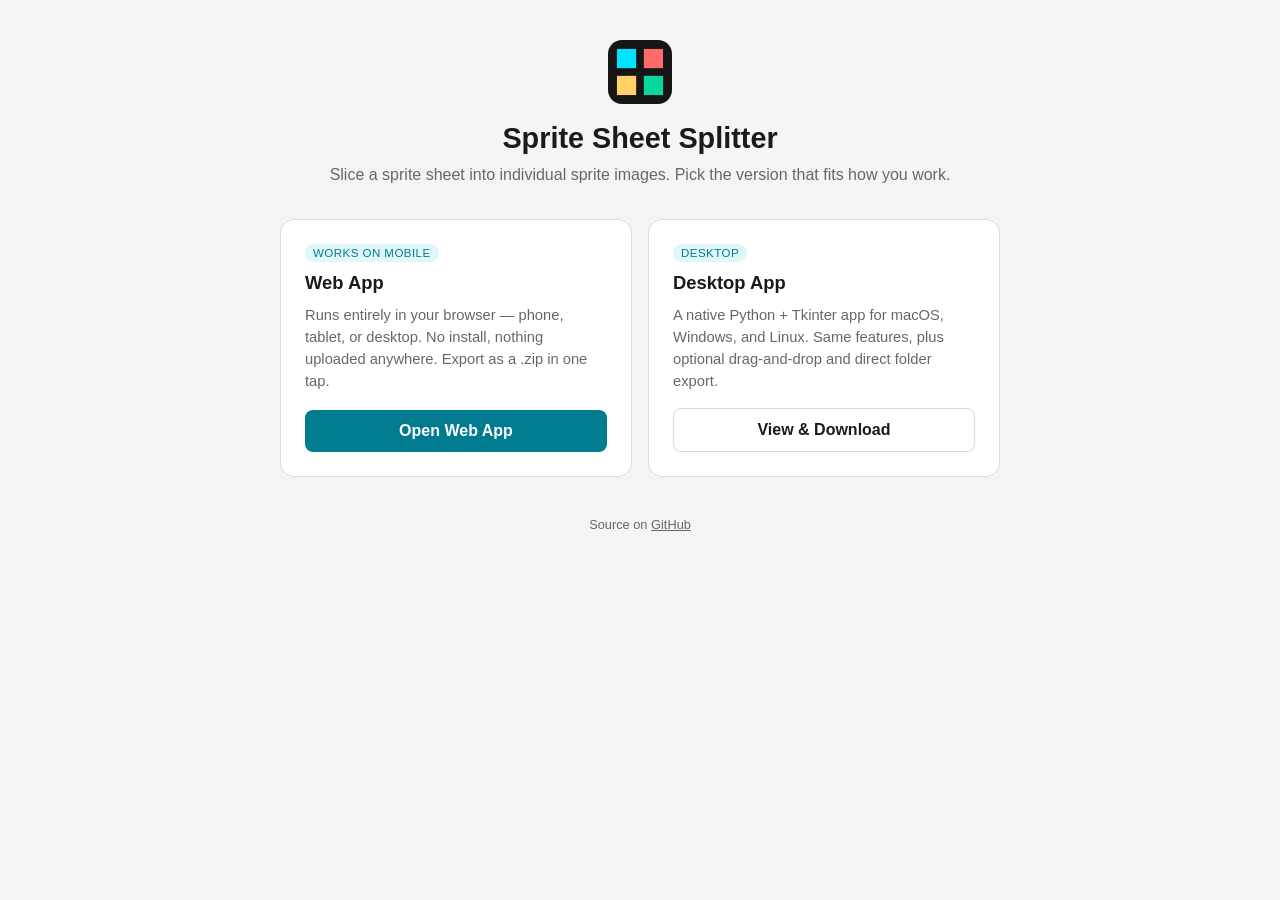
<file: index.html>
<!doctype html>
<html lang="en">
<head>
  <meta charset="utf-8" />
  <meta name="viewport" content="width=device-width, initial-scale=1" />
  <title>Sprite Sheet Splitter</title>
  <meta name="description" content="Slice a sprite sheet into individual sprite images. Use it in your browser, or download the desktop app." />
  <meta name="theme-color" content="#161616" />
  <link rel="icon" href="data:image/svg+xml,%3Csvg xmlns='http://www.w3.org/2000/svg' viewBox='0 0 100 100'%3E%3Crect width='100' height='100' rx='18' fill='%23161616'/%3E%3Crect x='14' y='14' width='30' height='30' fill='%2300e5ff'/%3E%3Crect x='56' y='14' width='30' height='30' fill='%23ff6b6b'/%3E%3Crect x='14' y='56' width='30' height='30' fill='%23ffd166'/%3E%3Crect x='56' y='56' width='30' height='30' fill='%2306d6a0'/%3E%3C/svg%3E" />
  <style>
    :root {
      --bg: #161616; --panel: #1f1f1f; --border: #3a3a3a;
      --text: #eaeaea; --muted: #9a9a9a; --accent: #00b8d4; --accent-text: #04222a;
      color-scheme: dark;
    }
    @media (prefers-color-scheme: light) {
      :root {
        color-scheme: light;
        --bg: #f4f4f5; --panel: #ffffff; --border: #d9d9df;
        --text: #1a1a1a; --muted: #666670; --accent: #007b8f; --accent-text: #ffffff;
      }
    }
    * { box-sizing: border-box; }
    html, body { margin: 0; padding: 0; background: var(--bg); color: var(--text); }
    body {
      font-family: -apple-system, BlinkMacSystemFont, "Segoe UI", Roboto, Helvetica, Arial, sans-serif;
      min-height: 100vh; display: flex; flex-direction: column; align-items: center;
      padding: 40px 16px;
    }
    .wrap { width: 100%; max-width: 720px; }
    .logo { display: flex; justify-content: center; margin-bottom: 18px; }
    .logo svg { width: 64px; height: 64px; border-radius: 14px; }
    h1 { text-align: center; margin: 0 0 8px; font-size: 1.8rem; }
    .tagline { text-align: center; color: var(--muted); margin: 0 0 32px; line-height: 1.5; }
    .cards { display: grid; grid-template-columns: 1fr; gap: 16px; }
    @media (min-width: 640px) { .cards { grid-template-columns: 1fr 1fr; } }
    .card {
      background: var(--panel); border: 1px solid var(--border); border-radius: 14px;
      padding: 24px; display: flex; flex-direction: column; gap: 10px;
    }
    .card h2 { margin: 0; font-size: 1.15rem; }
    .card p { margin: 0; color: var(--muted); font-size: 0.92rem; line-height: 1.5; flex: 1; }
    .btn {
      display: inline-block; text-align: center; text-decoration: none;
      background: var(--accent); color: var(--accent-text); font-weight: 600;
      border-radius: 8px; padding: 12px 16px; margin-top: 6px;
    }
    .btn.secondary { background: transparent; color: var(--text); border: 1px solid var(--border); }
    .badge {
      align-self: flex-start; font-size: 0.72rem; text-transform: uppercase; letter-spacing: 0.04em;
      color: var(--accent); background: rgba(0, 184, 212, 0.12); padding: 3px 8px; border-radius: 999px;
    }
    footer { margin-top: 40px; color: var(--muted); font-size: 0.8rem; text-align: center; }
    footer a { color: inherit; }
  </style>
</head>
<body>
  <div class="wrap">
    <div class="logo">
      <svg xmlns="http://www.w3.org/2000/svg" viewBox="0 0 100 100">
        <rect width="100" height="100" rx="18" fill="#161616"/>
        <rect x="14" y="14" width="30" height="30" fill="#00e5ff"/>
        <rect x="56" y="14" width="30" height="30" fill="#ff6b6b"/>
        <rect x="14" y="56" width="30" height="30" fill="#ffd166"/>
        <rect x="56" y="56" width="30" height="30" fill="#06d6a0"/>
      </svg>
    </div>
    <h1>Sprite Sheet Splitter</h1>
    <p class="tagline">Slice a sprite sheet into individual sprite images. Pick the version that fits how you work.</p>

    <div class="cards">
      <div class="card">
        <span class="badge">Works on mobile</span>
        <h2>Web App</h2>
        <p>Runs entirely in your browser — phone, tablet, or desktop. No install, nothing uploaded anywhere. Export as a .zip in one tap.</p>
        <a class="btn" href="app/">Open Web App</a>
      </div>
      <div class="card">
        <span class="badge">Desktop</span>
        <h2>Desktop App</h2>
        <p>A native Python + Tkinter app for macOS, Windows, and Linux. Same features, plus optional drag-and-drop and direct folder export.</p>
        <a class="btn secondary" href="desktop/">View &amp; Download</a>
      </div>
    </div>

    <footer>
      Source on <a href="https://github.com/chearst444/Sprite_slicer">GitHub</a>
    </footer>
  </div>
</body>
</html>
</file>
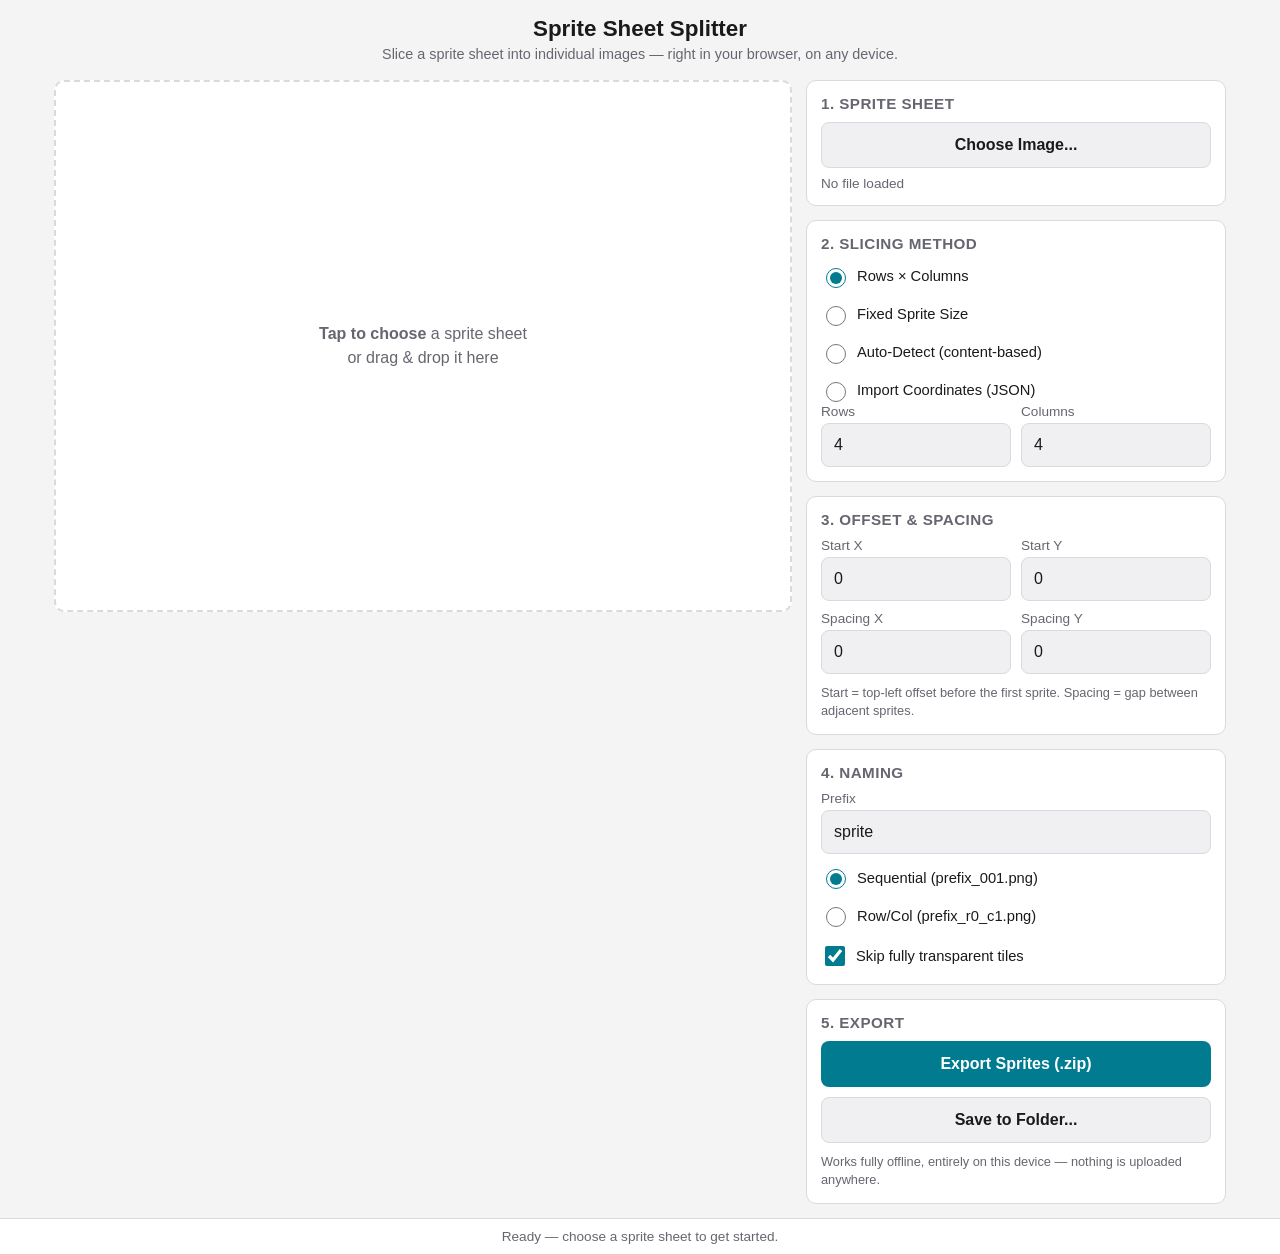
<file: app/index.html>
<!doctype html>
<html lang="en">
<head>
  <meta charset="utf-8" />
  <meta name="viewport" content="width=device-width, initial-scale=1, viewport-fit=cover" />
  <title>Sprite Sheet Splitter</title>
  <meta name="description" content="Slice a sprite sheet into individual sprite images, entirely in your browser." />
  <meta name="theme-color" content="#161616" />
  <meta name="apple-mobile-web-app-capable" content="yes" />
  <meta name="apple-mobile-web-app-status-bar-style" content="black-translucent" />
  <meta name="apple-mobile-web-app-title" content="Sprite Slicer" />
  <link rel="manifest" href="manifest.webmanifest" />
  <link rel="icon" href="data:image/svg+xml,%3Csvg xmlns='http://www.w3.org/2000/svg' viewBox='0 0 100 100'%3E%3Crect width='100' height='100' rx='18' fill='%23161616'/%3E%3Crect x='14' y='14' width='30' height='30' fill='%2300e5ff'/%3E%3Crect x='56' y='14' width='30' height='30' fill='%23ff6b6b'/%3E%3Crect x='14' y='56' width='30' height='30' fill='%23ffd166'/%3E%3Crect x='56' y='56' width='30' height='30' fill='%2306d6a0'/%3E%3C/svg%3E" />
  <link rel="stylesheet" href="style.css" />
</head>
<body>
  <header class="app-header">
    <h1>Sprite Sheet Splitter</h1>
    <p class="tagline">Slice a sprite sheet into individual images — right in your browser, on any device.</p>
  </header>

  <main class="layout">
    <!-- Preview -->
    <section class="preview-panel" aria-label="Preview">
      <div class="dropzone" id="dropzone" tabindex="0" role="button" aria-label="Choose or drop a sprite sheet image">
        <canvas id="previewCanvas"></canvas>
        <div id="placeholder" class="placeholder">
          <p><strong>Tap to choose</strong> a sprite sheet<br />or drag &amp; drop it here</p>
        </div>
      </div>
      <p id="infoBar" class="info-bar" aria-live="polite"></p>
      <input type="file" id="fileInput" accept="image/png,image/jpeg,image/gif,image/bmp,image/webp" hidden />
    </section>

    <!-- Controls -->
    <section class="controls-panel" aria-label="Settings">
      <div class="field-group">
        <h2>1. Sprite Sheet</h2>
        <button type="button" class="btn btn-secondary full" id="browseBtn">
          Choose Image...
        </button>
        <p id="fileLabel" class="muted">No file loaded</p>
      </div>

      <div class="field-group">
        <h2>2. Slicing Method</h2>
        <div class="radio-col">
          <label><input type="radio" name="mode" id="modeGrid" checked /> Rows × Columns</label>
          <label><input type="radio" name="mode" id="modeFixed" /> Fixed Sprite Size</label>
          <label><input type="radio" name="mode" id="modeAuto" /> Auto-Detect (content-based)</label>
          <label><input type="radio" name="mode" id="modeJson" /> Import Coordinates (JSON)</label>
        </div>

        <div id="gridInputs" class="input-row">
          <label class="input-field">Rows
            <input type="number" id="rows" value="4" min="1" inputmode="numeric" />
          </label>
          <label class="input-field">Columns
            <input type="number" id="cols" value="4" min="1" inputmode="numeric" />
          </label>
        </div>

        <div id="fixedInputs" class="input-row" hidden>
          <label class="input-field">Sprite Width
            <input type="number" id="spriteW" value="32" min="1" inputmode="numeric" />
          </label>
          <label class="input-field">Sprite Height
            <input type="number" id="spriteH" value="32" min="1" inputmode="numeric" />
          </label>
        </div>

        <div id="autoInputs" hidden>
          <div class="input-row">
            <label class="input-field">Threshold
              <input type="number" id="detectThreshold" value="16" min="0" max="255" inputmode="numeric" />
            </label>
            <label class="input-field">Gap Tolerance
              <input type="number" id="detectGap" value="2" min="0" inputmode="numeric" />
            </label>
            <label class="input-field">Min Size (px)
              <input type="number" id="detectMinSize" value="4" min="1" inputmode="numeric" />
            </label>
            <label class="input-field">Bg Color (hex)
              <input type="text" id="detectBgColor" placeholder="auto" />
            </label>
          </div>
          <p class="hint">Bg Color is only used for images without transparency; leave blank to auto-sample the top-left pixel.</p>
          <button type="button" class="btn btn-secondary full" id="detectBtn">Detect Sprites</button>
          <p id="detectStatus" class="hint">Click “Detect Sprites” to scan for content.</p>
        </div>

        <div id="jsonInputs" hidden>
          <button type="button" class="btn btn-secondary full" id="jsonLoadBtn">Load JSON...</button>
          <input type="file" id="jsonFileInput" accept=".json,application/json" hidden />
          <p id="jsonStatus" class="hint">No JSON file loaded.</p>
          <p class="hint">Supports a simple {"sprites":[{"name","x","y","width","height"}]} list, or a TexturePacker-style {"frames": ...} atlas. Named entries keep their JSON name as the output filename.</p>
        </div>
      </div>

      <div class="field-group">
        <h2>3. Offset &amp; Spacing</h2>
        <div class="input-row">
          <label class="input-field">Start X
            <input type="number" id="offsetX" value="0" min="0" inputmode="numeric" />
          </label>
          <label class="input-field">Start Y
            <input type="number" id="offsetY" value="0" min="0" inputmode="numeric" />
          </label>
        </div>
        <div class="input-row">
          <label class="input-field">Spacing X
            <input type="number" id="spacingX" value="0" min="0" inputmode="numeric" />
          </label>
          <label class="input-field">Spacing Y
            <input type="number" id="spacingY" value="0" min="0" inputmode="numeric" />
          </label>
        </div>
        <p id="marginHint" class="hint">Start = top-left offset before the first sprite. Spacing = gap between adjacent sprites.</p>
      </div>

      <div class="field-group">
        <h2>4. Naming</h2>
        <label class="input-field full">Prefix
          <input type="text" id="prefix" value="sprite" />
        </label>
        <div class="radio-col">
          <label><input type="radio" name="naming" id="namingSeq" checked /> Sequential (prefix_001.png)</label>
          <label><input type="radio" name="naming" id="namingCoords" /> Row/Col (prefix_r0_c1.png)</label>
        </div>
        <p id="namingHint" class="hint"></p>
        <label class="checkbox-row">
          <input type="checkbox" id="skipBlank" checked /> Skip fully transparent tiles
        </label>
      </div>

      <div class="field-group">
        <h2>5. Export</h2>
        <button type="button" class="btn btn-primary full" id="exportBtn">Export Sprites (.zip)</button>
        <button type="button" class="btn btn-secondary full" id="saveFolderBtn" hidden>Save to Folder...</button>
        <p class="hint">Works fully offline, entirely on this device — nothing is uploaded anywhere.</p>
      </div>
    </section>
  </main>

  <footer class="status-bar" id="statusBar" role="status" aria-live="polite">Ready — choose a sprite sheet to get started.</footer>

  <script src="zip-writer.js"></script>
  <script src="detect.js"></script>
  <script src="app.js"></script>
</body>
</html>
</file>
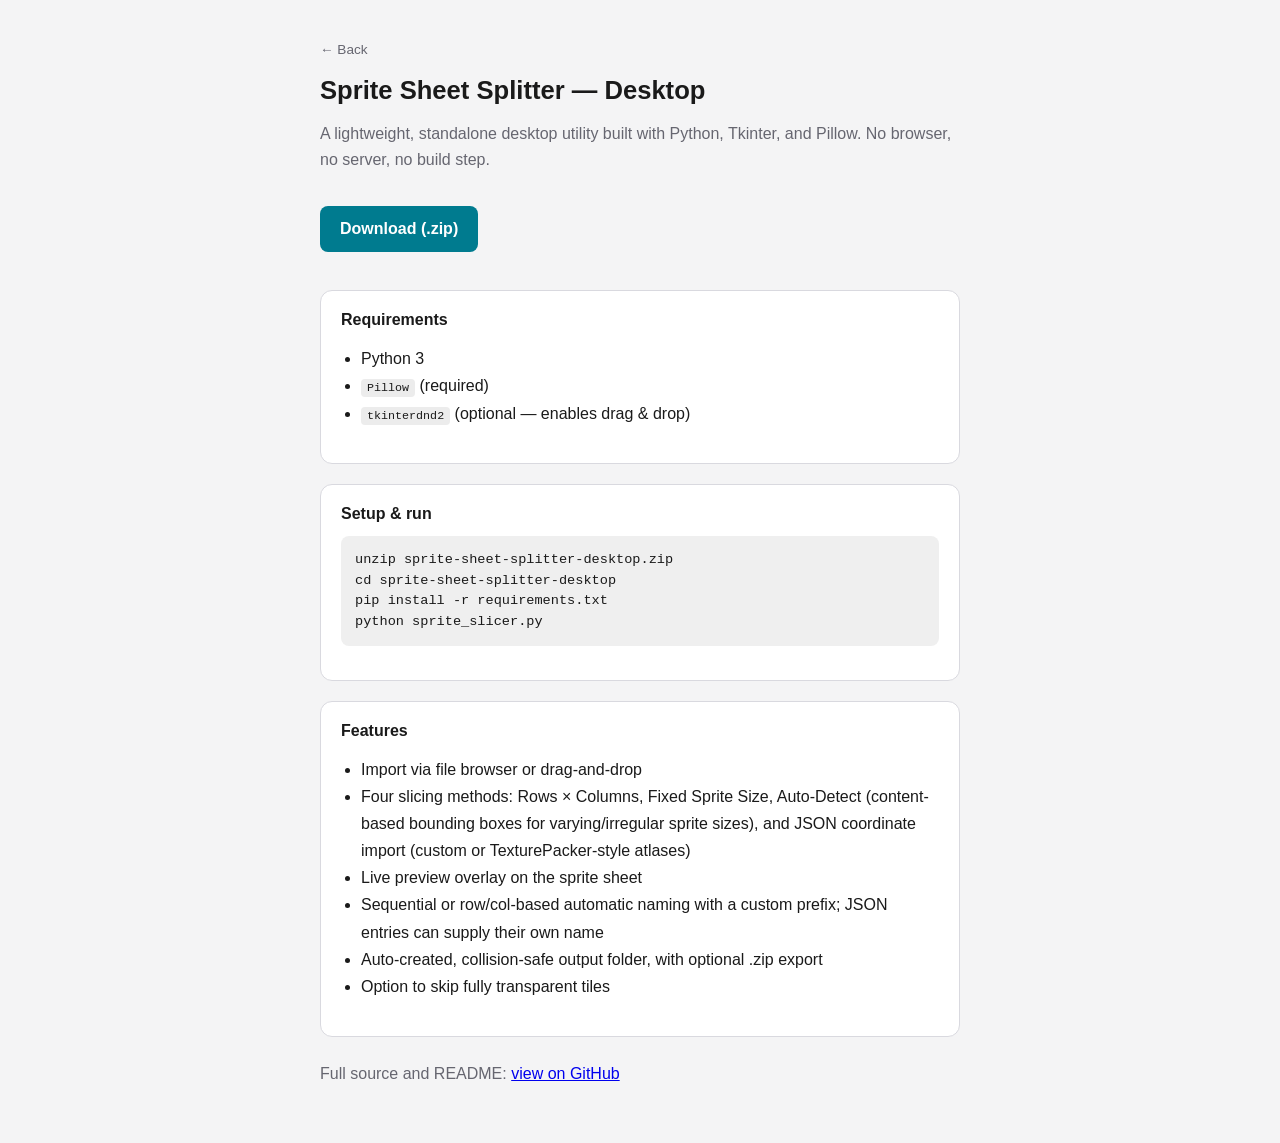
<file: desktop/index.html>
<!doctype html>
<html lang="en">
<head>
  <meta charset="utf-8" />
  <meta name="viewport" content="width=device-width, initial-scale=1" />
  <title>Sprite Sheet Splitter — Desktop</title>
  <meta name="description" content="Download the Sprite Sheet Splitter desktop app (Python + Tkinter)." />
  <meta name="theme-color" content="#161616" />
  <link rel="icon" href="data:image/svg+xml,%3Csvg xmlns='http://www.w3.org/2000/svg' viewBox='0 0 100 100'%3E%3Crect width='100' height='100' rx='18' fill='%23161616'/%3E%3Crect x='14' y='14' width='30' height='30' fill='%2300e5ff'/%3E%3Crect x='56' y='14' width='30' height='30' fill='%23ff6b6b'/%3E%3Crect x='14' y='56' width='30' height='30' fill='%23ffd166'/%3E%3Crect x='56' y='56' width='30' height='30' fill='%2306d6a0'/%3E%3C/svg%3E" />
  <style>
    :root {
      --bg: #161616; --panel: #1f1f1f; --border: #3a3a3a;
      --text: #eaeaea; --muted: #9a9a9a; --accent: #00b8d4; --accent-text: #04222a;
      color-scheme: dark;
    }
    @media (prefers-color-scheme: light) {
      :root {
        color-scheme: light;
        --bg: #f4f4f5; --panel: #ffffff; --border: #d9d9df;
        --text: #1a1a1a; --muted: #666670; --accent: #007b8f; --accent-text: #ffffff;
      }
    }
    * { box-sizing: border-box; }
    html, body { margin: 0; padding: 0; background: var(--bg); color: var(--text); }
    body {
      font-family: -apple-system, BlinkMacSystemFont, "Segoe UI", Roboto, Helvetica, Arial, sans-serif;
      display: flex; justify-content: center; padding: 40px 16px;
    }
    .wrap { width: 100%; max-width: 640px; }
    a.back { color: var(--muted); text-decoration: none; font-size: 0.85rem; }
    h1 { margin: 18px 0 6px; font-size: 1.6rem; }
    .muted { color: var(--muted); line-height: 1.6; }
    .btn {
      display: inline-block; text-decoration: none; background: var(--accent); color: var(--accent-text);
      font-weight: 600; border-radius: 8px; padding: 14px 20px; margin: 18px 0;
    }
    .panel {
      background: var(--panel); border: 1px solid var(--border); border-radius: 12px;
      padding: 20px; margin-top: 20px;
    }
    .panel h2 { margin-top: 0; font-size: 1rem; }
    ul { padding-left: 20px; line-height: 1.7; color: var(--text); }
    code {
      background: rgba(127,127,127,0.15); padding: 2px 6px; border-radius: 4px;
      font-size: 0.9em;
    }
    pre {
      background: rgba(127,127,127,0.12); border-radius: 8px; padding: 14px;
      overflow-x: auto; font-size: 0.85rem; line-height: 1.5;
    }
  </style>
</head>
<body>
  <div class="wrap">
    <a class="back" href="../">&larr; Back</a>
    <h1>Sprite Sheet Splitter — Desktop</h1>
    <p class="muted">
      A lightweight, standalone desktop utility built with Python, Tkinter, and Pillow.
      No browser, no server, no build step.
    </p>

    <a class="btn" href="sprite-sheet-splitter-desktop.zip" download>Download (.zip)</a>

    <div class="panel">
      <h2>Requirements</h2>
      <ul>
        <li>Python 3</li>
        <li><code>Pillow</code> (required)</li>
        <li><code>tkinterdnd2</code> (optional — enables drag &amp; drop)</li>
      </ul>
    </div>

    <div class="panel">
      <h2>Setup &amp; run</h2>
      <pre>unzip sprite-sheet-splitter-desktop.zip
cd sprite-sheet-splitter-desktop
pip install -r requirements.txt
python sprite_slicer.py</pre>
    </div>

    <div class="panel">
      <h2>Features</h2>
      <ul>
        <li>Import via file browser or drag-and-drop</li>
        <li>Four slicing methods: Rows × Columns, Fixed Sprite Size, Auto-Detect
          (content-based bounding boxes for varying/irregular sprite sizes), and
          JSON coordinate import (custom or TexturePacker-style atlases)</li>
        <li>Live preview overlay on the sprite sheet</li>
        <li>Sequential or row/col-based automatic naming with a custom prefix;
          JSON entries can supply their own name</li>
        <li>Auto-created, collision-safe output folder, with optional .zip export</li>
        <li>Option to skip fully transparent tiles</li>
      </ul>
    </div>

    <p class="muted" style="margin-top:24px;">
      Full source and README:
      <a href="https://github.com/chearst444/Sprite_slicer/tree/claude/sprite-sheet-splitter-gqhx2f">view on GitHub</a>
    </p>
  </div>
</body>
</html>
</file>
<file: app/style.css>
:root {
  --bg: #161616;
  --panel: #1f1f1f;
  --panel-alt: #262626;
  --border: #3a3a3a;
  --text: #eaeaea;
  --muted: #9a9a9a;
  --accent: #00b8d4;
  --accent-text: #04222a;
  --error: #ff6b6b;
  --radius: 10px;
  --gap: 14px;
  color-scheme: dark;
}

* {
  box-sizing: border-box;
}

/* The browser's default `[hidden] { display: none }` rule has the same
   specificity as class selectors like `.input-row { display: grid }` below
   and loses to them if it merely relies on source order, so pin it with
   !important -- otherwise toggling `el.hidden = true` on a flex/grid child
   silently does nothing. */
[hidden] {
  display: none !important;
}

html,
body {
  margin: 0;
  padding: 0;
  background: var(--bg);
  color: var(--text);
  font-family: -apple-system, BlinkMacSystemFont, "Segoe UI", Roboto, Helvetica, Arial, sans-serif;
  -webkit-tap-highlight-color: transparent;
}

body {
  min-height: 100vh;
  min-height: 100dvh;
  display: flex;
  flex-direction: column;
  padding-bottom: env(safe-area-inset-bottom);
}

.app-header {
  padding: 16px 16px 4px;
  text-align: center;
}

.app-header h1 {
  margin: 0 0 4px;
  font-size: 1.4rem;
}

.tagline {
  margin: 0;
  color: var(--muted);
  font-size: 0.9rem;
}

.layout {
  flex: 1;
  display: flex;
  flex-direction: column;
  gap: var(--gap);
  padding: var(--gap);
  max-width: 1200px;
  width: 100%;
  margin: 0 auto;
}

/* ---------- preview ---------- */

.preview-panel {
  display: flex;
  flex-direction: column;
  gap: 8px;
}

.dropzone {
  position: relative;
  background: var(--panel);
  border: 2px dashed var(--border);
  border-radius: var(--radius);
  overflow: hidden;
  cursor: pointer;
  min-height: 240px;
}

.dropzone:focus-visible {
  outline: 2px solid var(--accent);
  outline-offset: 2px;
}

.dropzone.dragover {
  border-color: var(--accent);
  background: var(--panel-alt);
}

#previewCanvas {
  display: block;
  width: 100%;
}

.placeholder {
  position: absolute;
  inset: 0;
  display: flex;
  align-items: center;
  justify-content: center;
  text-align: center;
  color: var(--muted);
  padding: 20px;
  pointer-events: none;
}

.placeholder p {
  margin: 0;
  line-height: 1.5;
}

.info-bar {
  margin: 0;
  font-size: 0.85rem;
  color: var(--muted);
  min-height: 1.2em;
}

.info-bar.error {
  color: var(--error);
}

/* ---------- controls ---------- */

.controls-panel {
  display: flex;
  flex-direction: column;
  gap: var(--gap);
}

.field-group {
  background: var(--panel);
  border: 1px solid var(--border);
  border-radius: var(--radius);
  padding: 14px;
}

.field-group h2 {
  margin: 0 0 10px;
  font-size: 0.95rem;
  text-transform: uppercase;
  letter-spacing: 0.03em;
  color: var(--muted);
}

.muted {
  color: var(--muted);
  font-size: 0.85rem;
  margin: 8px 0 0;
  word-break: break-word;
}

.hint {
  color: var(--muted);
  font-size: 0.8rem;
  margin: 10px 0 0;
  line-height: 1.4;
}

.input-row {
  display: grid;
  grid-template-columns: 1fr 1fr;
  gap: 10px;
}

.input-row + .input-row {
  margin-top: 10px;
}

.input-field {
  display: flex;
  flex-direction: column;
  gap: 4px;
  font-size: 0.85rem;
  color: var(--muted);
}

.input-field.full {
  width: 100%;
}

input[type="number"],
input[type="text"] {
  background: var(--panel-alt);
  border: 1px solid var(--border);
  color: var(--text);
  border-radius: 8px;
  padding: 10px 12px;
  font-size: 1rem;
  min-height: 44px;
  width: 100%;
}

input[type="number"]:focus,
input[type="text"]:focus {
  outline: 2px solid var(--accent);
  outline-offset: -1px;
}

input[type="number"]:disabled,
input[type="text"]:disabled {
  opacity: 0.45;
  cursor: not-allowed;
}

input[type="radio"]:disabled + span,
label:has(input[type="radio"]:disabled) {
  opacity: 0.5;
}

.radio-row,
.radio-col {
  display: flex;
  gap: 16px;
  color: var(--text);
  font-size: 0.92rem;
}

.radio-col {
  flex-direction: column;
  gap: 10px;
  margin-top: 10px;
}

.radio-row {
  flex-wrap: wrap;
  row-gap: 8px;
}

.radio-row label,
.radio-col label,
.checkbox-row {
  display: flex;
  align-items: center;
  gap: 8px;
  min-height: 28px;
}

input[type="radio"],
input[type="checkbox"] {
  width: 20px;
  height: 20px;
  accent-color: var(--accent);
  flex: none;
}

.checkbox-row {
  margin-top: 12px;
  font-size: 0.92rem;
}

.btn {
  appearance: none;
  border: none;
  border-radius: 8px;
  padding: 12px 16px;
  font-size: 1rem;
  font-weight: 600;
  min-height: 46px;
  cursor: pointer;
}

.btn:disabled {
  opacity: 0.6;
  cursor: default;
}

.btn.full {
  width: 100%;
}

.btn-primary {
  background: var(--accent);
  color: var(--accent-text);
}

.btn-secondary {
  background: var(--panel-alt);
  color: var(--text);
  border: 1px solid var(--border);
}

.btn + .btn {
  margin-top: 10px;
}

/* ---------- status bar ---------- */

.status-bar {
  padding: 10px 16px;
  background: var(--panel);
  border-top: 1px solid var(--border);
  font-size: 0.85rem;
  color: var(--muted);
  text-align: center;
}

.status-bar.error {
  color: var(--error);
}

/* ---------- wide screens: two-column layout ---------- */

@media (min-width: 880px) {
  .layout {
    flex-direction: row;
    align-items: flex-start;
  }

  .preview-panel {
    flex: 1 1 60%;
    position: sticky;
    top: var(--gap);
  }

  .controls-panel {
    flex: 1 1 40%;
    max-width: 420px;
  }

  .dropzone {
    min-height: 420px;
  }
}

/* ---------- light mode ---------- */

@media (prefers-color-scheme: light) {
  :root {
    color-scheme: light;
    --bg: #f4f4f5;
    --panel: #ffffff;
    --panel-alt: #f0f0f2;
    --border: #d9d9df;
    --text: #1a1a1a;
    --muted: #666670;
    --accent: #007b8f;
    --accent-text: #ffffff;
  }
}
</file>
